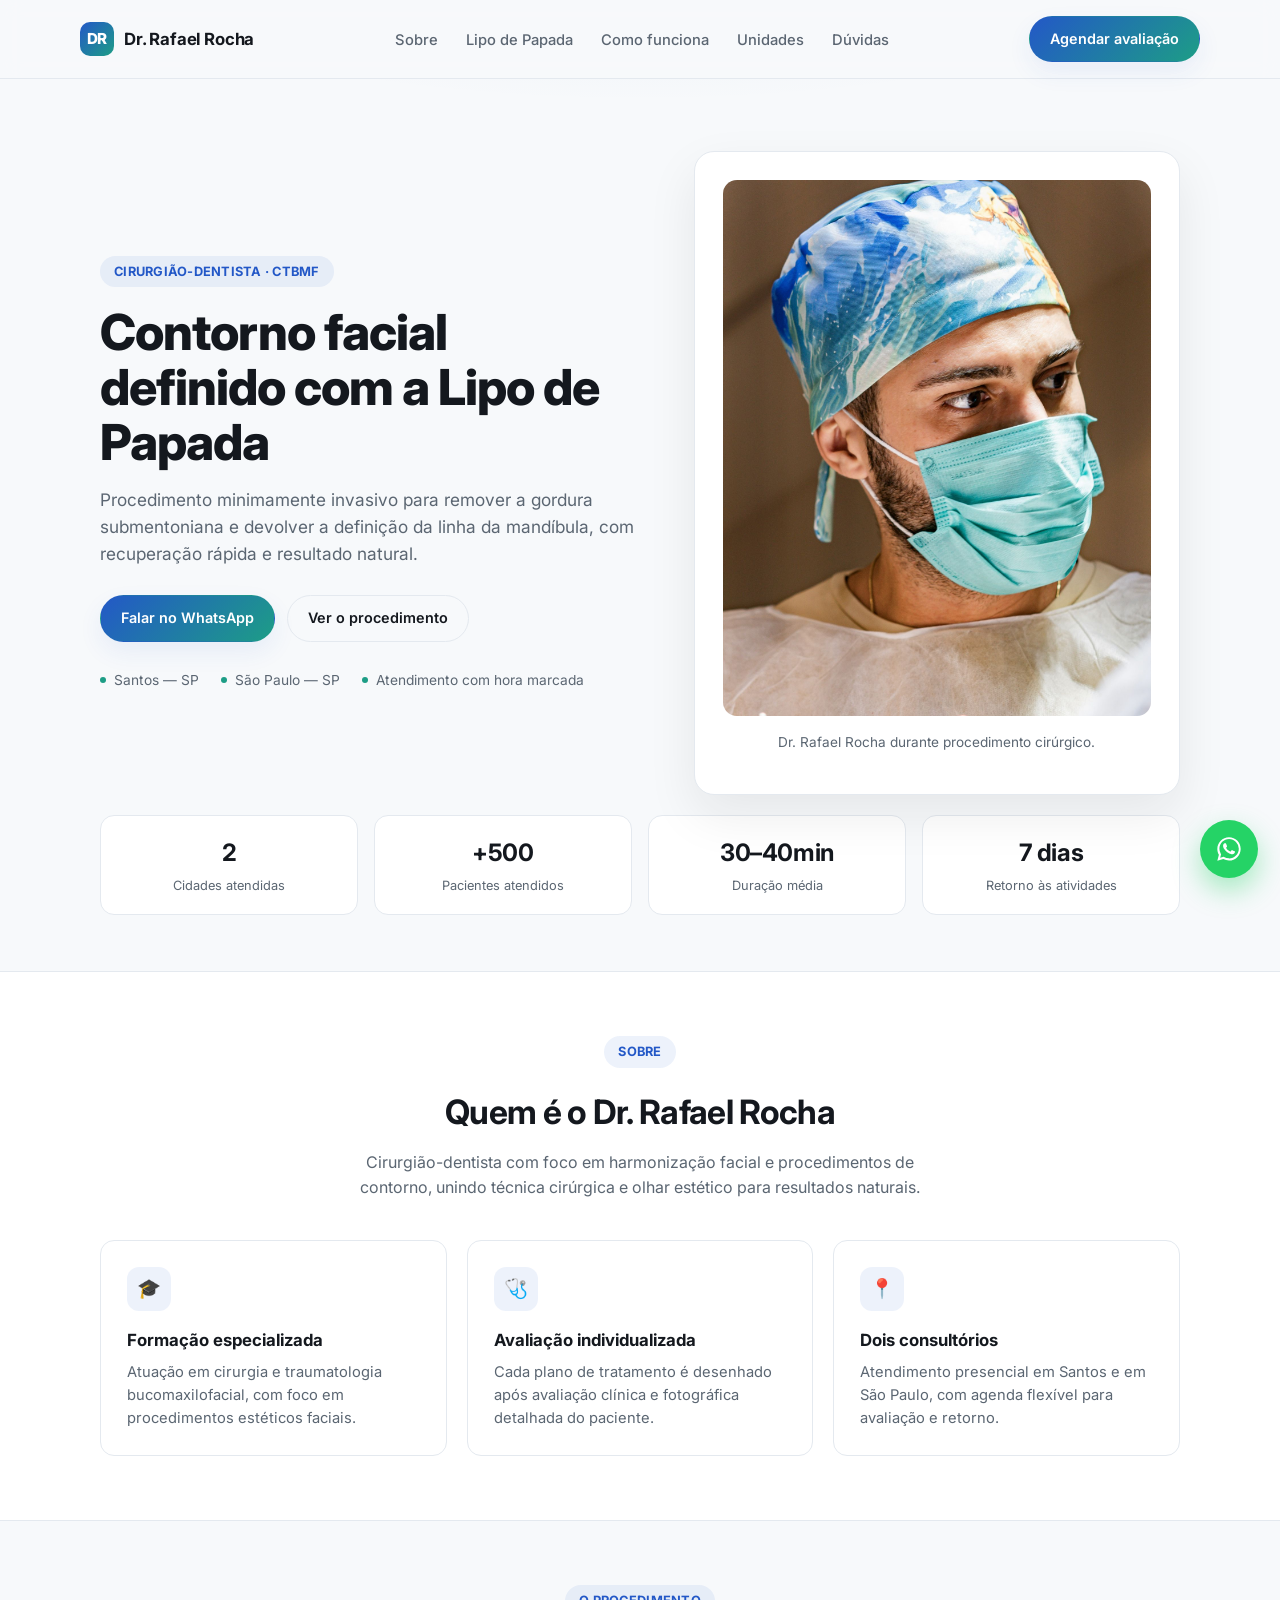
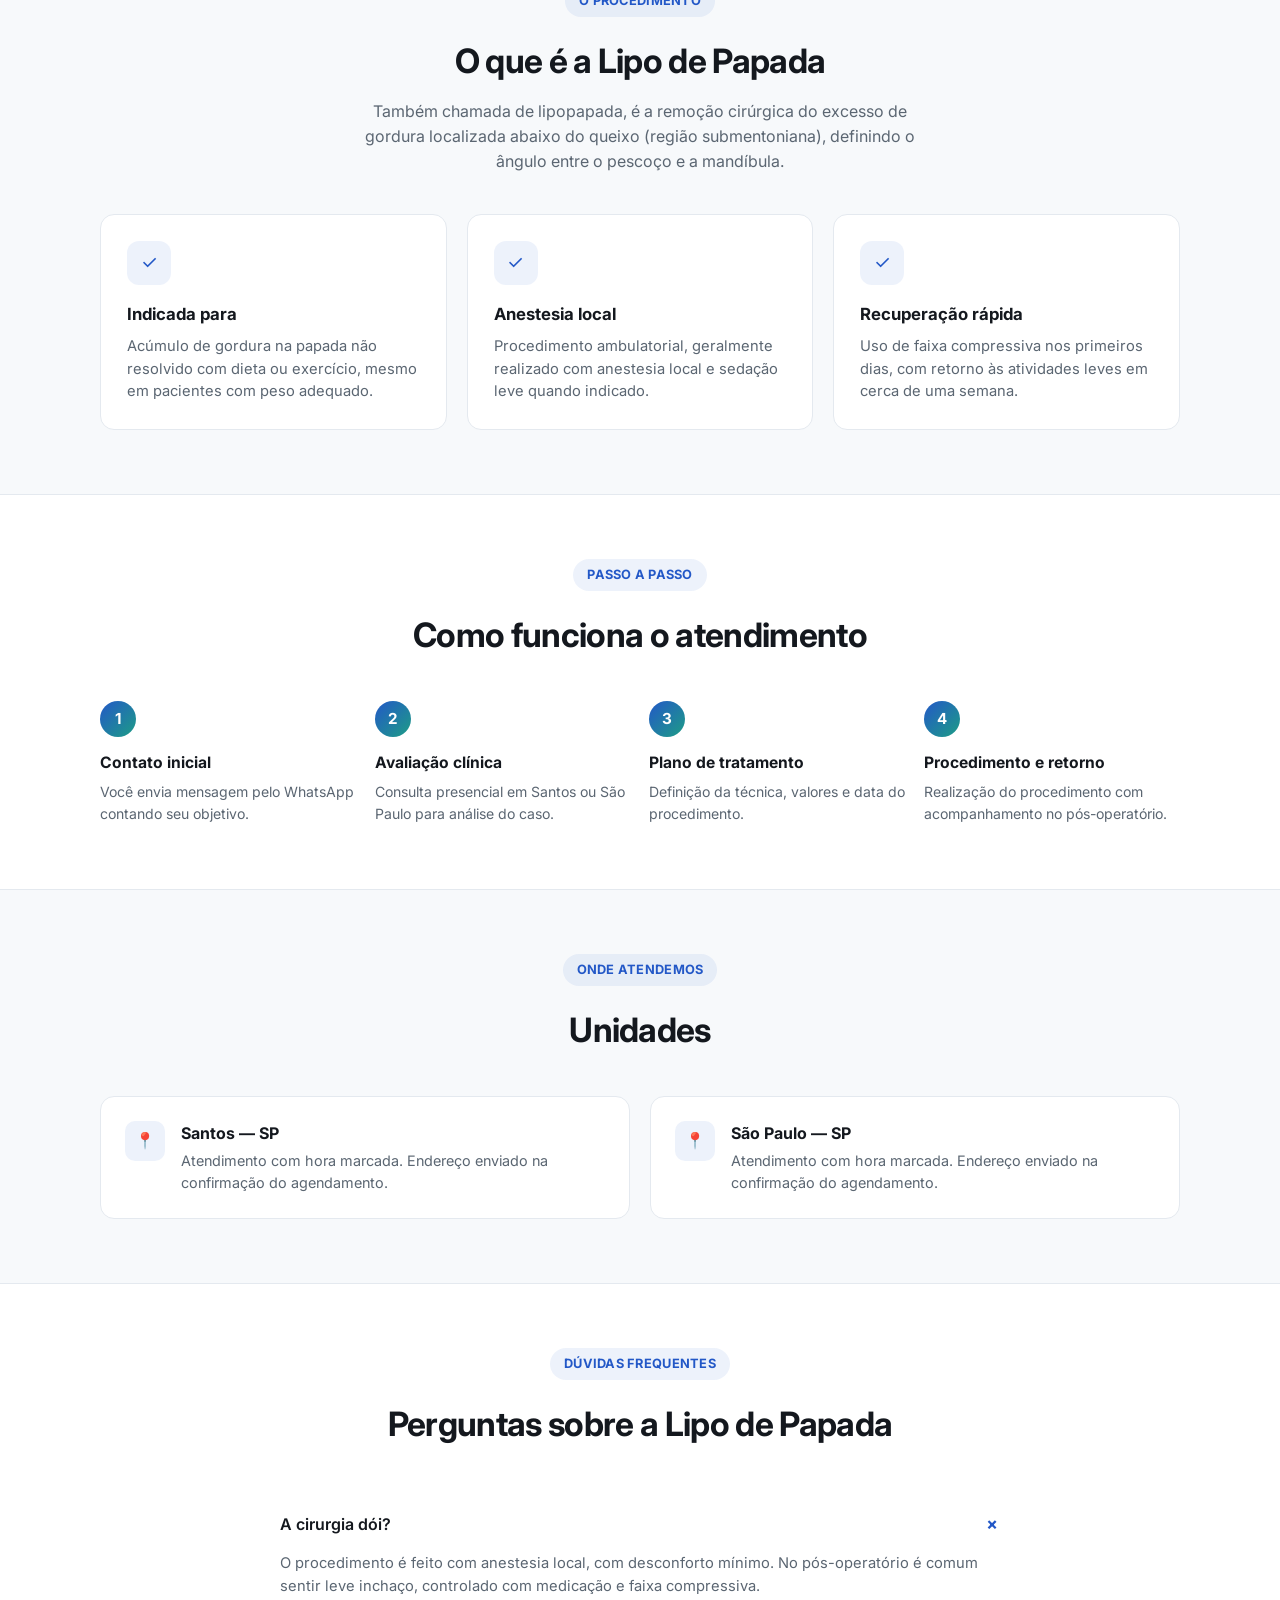
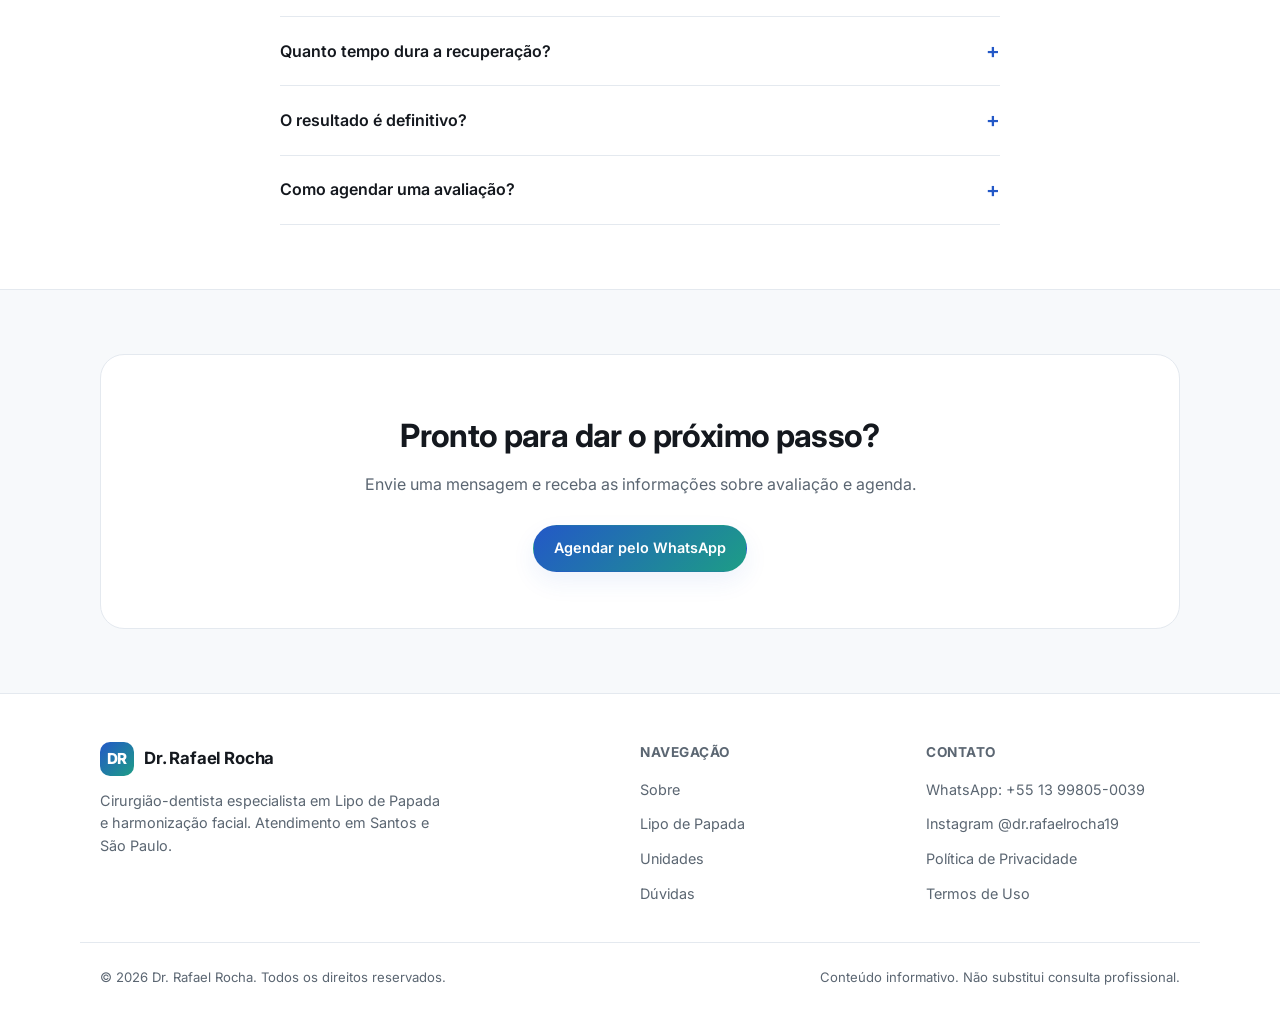
<file: index.html>
<!doctype html>
<html lang="pt-BR">
<head>
<meta charset="UTF-8" />
<title>Dr. Rafael Rocha | Lipo de Papada — Santos e São Paulo</title>
<meta name="description" content="Dr. Rafael Rocha, cirurgião-dentista especialista em Lipo de Papada (lipopapada). Atendimento em Santos e São Paulo. Agende sua avaliação." />
<meta name="viewport" content="width=device-width, initial-scale=1" />
<link rel="icon" href="data:image/svg+xml,<svg xmlns=%22http://www.w3.org/2000/svg%22 viewBox=%220 0 100 100%22><rect width=%22100%22 height=%22100%22 rx=%2222%22 fill=%22%232f6fed%22/><text x=%2250%22 y=%2266%22 font-size=%2258%22 text-anchor=%22middle%22 fill=%22white%22 font-family=%22Arial%22>R</text></svg>" />
<link rel="preconnect" href="https://fonts.googleapis.com" />
<link rel="preconnect" href="https://fonts.gstatic.com" crossorigin />
<link href="https://fonts.googleapis.com/css2?family=Inter:wght@400;500;600;700;800&display=swap" rel="stylesheet" />
<link rel="stylesheet" href="/assets/style.css" />

<meta property="og:type" content="website" />
<meta property="og:title" content="Dr. Rafael Rocha | Especialista em Lipo de Papada" />
<meta property="og:description" content="Resultados naturais para o contorno facial. Atendimento em Santos e São Paulo." />
</head>
<body>

<header class="site-header">
  <nav class="container nav">
    <a href="/" class="brand">
      <span class="brand-mark">DR</span>
      Dr. Rafael Rocha
    </a>
    <ul class="nav-links">
      <li><a href="#sobre">Sobre</a></li>
      <li><a href="#procedimento">Lipo de Papada</a></li>
      <li><a href="#como-funciona">Como funciona</a></li>
      <li><a href="#locais">Unidades</a></li>
      <li><a href="#faq">Dúvidas</a></li>
    </ul>
    <a class="btn btn-primary nav-cta" href="https://wa.me/5513998050039" target="_blank" rel="noopener">Agendar avaliação</a>
  </nav>
</header>

<main>
  <section class="hero">
    <div class="container hero-grid">
      <div>
        <span class="eyebrow">Cirurgião-Dentista · CTBMF</span>
        <h1>Contorno facial definido com a Lipo de Papada</h1>
        <p class="lead">
          Procedimento minimamente invasivo para remover a gordura submentoniana e devolver a definição da linha da mandíbula, com recuperação rápida e resultado natural.
        </p>
        <div class="hero-actions">
          <a class="btn btn-primary" href="https://wa.me/5513998050039" target="_blank" rel="noopener">Falar no WhatsApp</a>
          <a class="btn btn-ghost" href="#procedimento">Ver o procedimento</a>
        </div>
        <div class="hero-meta">
          <span><i class="dot"></i> Santos — SP</span>
          <span><i class="dot"></i> São Paulo — SP</span>
          <span><i class="dot"></i> Atendimento com hora marcada</span>
        </div>
      </div>
      <div class="hero-card">
        <img src="/assets/dr-rafael.jpg" alt="Dr. Rafael Rocha em procedimento" loading="lazy" />
        <p class="caption">Dr. Rafael Rocha durante procedimento cirúrgico.</p>
      </div>
    </div>

    <div class="container stats">
      <div class="stat"><b>2</b><span>Cidades atendidas</span></div>
      <div class="stat"><b>+500</b><span>Pacientes atendidos</span></div>
      <div class="stat"><b>30–40min</b><span>Duração média</span></div>
      <div class="stat"><b>7 dias</b><span>Retorno às atividades</span></div>
    </div>
  </section>

  <section id="sobre" class="alt">
    <div class="container section-head">
      <span class="eyebrow">Sobre</span>
      <h2>Quem é o Dr. Rafael Rocha</h2>
      <p>Cirurgião-dentista com foco em harmonização facial e procedimentos de contorno, unindo técnica cirúrgica e olhar estético para resultados naturais.</p>
    </div>
    <div class="container grid-3">
      <div class="card">
        <div class="icon">🎓</div>
        <h3>Formação especializada</h3>
        <p>Atuação em cirurgia e traumatologia bucomaxilofacial, com foco em procedimentos estéticos faciais.</p>
      </div>
      <div class="card">
        <div class="icon">🩺</div>
        <h3>Avaliação individualizada</h3>
        <p>Cada plano de tratamento é desenhado após avaliação clínica e fotográfica detalhada do paciente.</p>
      </div>
      <div class="card">
        <div class="icon">📍</div>
        <h3>Dois consultórios</h3>
        <p>Atendimento presencial em Santos e em São Paulo, com agenda flexível para avaliação e retorno.</p>
      </div>
    </div>
  </section>

  <section id="procedimento">
    <div class="container section-head">
      <span class="eyebrow">O procedimento</span>
      <h2>O que é a Lipo de Papada</h2>
      <p>Também chamada de lipopapada, é a remoção cirúrgica do excesso de gordura localizada abaixo do queixo (região submentoniana), definindo o ângulo entre o pescoço e a mandíbula.</p>
    </div>
    <div class="container grid-3">
      <div class="card">
        <div class="icon">✓</div>
        <h3>Indicada para</h3>
        <p>Acúmulo de gordura na papada não resolvido com dieta ou exercício, mesmo em pacientes com peso adequado.</p>
      </div>
      <div class="card">
        <div class="icon">✓</div>
        <h3>Anestesia local</h3>
        <p>Procedimento ambulatorial, geralmente realizado com anestesia local e sedação leve quando indicado.</p>
      </div>
      <div class="card">
        <div class="icon">✓</div>
        <h3>Recuperação rápida</h3>
        <p>Uso de faixa compressiva nos primeiros dias, com retorno às atividades leves em cerca de uma semana.</p>
      </div>
    </div>
  </section>

  <section id="como-funciona" class="alt">
    <div class="container section-head">
      <span class="eyebrow">Passo a passo</span>
      <h2>Como funciona o atendimento</h2>
    </div>
    <div class="container steps">
      <div class="step">
        <div class="num">1</div>
        <h4>Contato inicial</h4>
        <p>Você envia mensagem pelo WhatsApp contando seu objetivo.</p>
      </div>
      <div class="step">
        <div class="num">2</div>
        <h4>Avaliação clínica</h4>
        <p>Consulta presencial em Santos ou São Paulo para análise do caso.</p>
      </div>
      <div class="step">
        <div class="num">3</div>
        <h4>Plano de tratamento</h4>
        <p>Definição da técnica, valores e data do procedimento.</p>
      </div>
      <div class="step">
        <div class="num">4</div>
        <h4>Procedimento e retorno</h4>
        <p>Realização do procedimento com acompanhamento no pós-operatório.</p>
      </div>
    </div>
  </section>

  <section id="locais">
    <div class="container section-head">
      <span class="eyebrow">Onde atendemos</span>
      <h2>Unidades</h2>
    </div>
    <div class="container locations">
      <div class="location-card">
        <div class="pin">📍</div>
        <div>
          <h4>Santos — SP</h4>
          <p>Atendimento com hora marcada. Endereço enviado na confirmação do agendamento.</p>
        </div>
      </div>
      <div class="location-card">
        <div class="pin">📍</div>
        <div>
          <h4>São Paulo — SP</h4>
          <p>Atendimento com hora marcada. Endereço enviado na confirmação do agendamento.</p>
        </div>
      </div>
    </div>
  </section>

  <section id="faq" class="alt">
    <div class="container section-head">
      <span class="eyebrow">Dúvidas frequentes</span>
      <h2>Perguntas sobre a Lipo de Papada</h2>
    </div>
    <div class="container faq">
      <details class="faq-item" open>
        <summary>A cirurgia dói?</summary>
        <p>O procedimento é feito com anestesia local, com desconforto mínimo. No pós-operatório é comum sentir leve inchaço, controlado com medicação e faixa compressiva.</p>
      </details>
      <details class="faq-item">
        <summary>Quanto tempo dura a recuperação?</summary>
        <p>A maioria dos pacientes retoma atividades leves em até 7 dias. O resultado final costuma ser percebido entre 30 e 60 dias.</p>
      </details>
      <details class="faq-item">
        <summary>O resultado é definitivo?</summary>
        <p>As células de gordura removidas não retornam. Manter peso estável ajuda a preservar o resultado a longo prazo.</p>
      </details>
      <details class="faq-item">
        <summary>Como agendar uma avaliação?</summary>
        <p>Basta enviar uma mensagem pelo WhatsApp com seu nome e cidade (Santos ou São Paulo) para verificarmos a disponibilidade na agenda.</p>
      </details>
    </div>
  </section>

  <section>
    <div class="container">
      <div class="cta-final">
        <h2>Pronto para dar o próximo passo?</h2>
        <p>Envie uma mensagem e receba as informações sobre avaliação e agenda.</p>
        <div class="cta-actions">
          <a class="btn btn-primary" href="https://wa.me/5513998050039" target="_blank" rel="noopener">Agendar pelo WhatsApp</a>
        </div>
      </div>
    </div>
  </section>
</main>

<footer class="site-footer">
  <div class="container footer-grid">
    <div>
      <a href="/" class="brand" style="margin-bottom:14px; display:flex;">
        <span class="brand-mark">DR</span>
        Dr. Rafael Rocha
      </a>
      <p style="color:var(--text-muted); font-size:0.9rem; max-width:38ch;">
        Cirurgião-dentista especialista em Lipo de Papada e harmonização facial. Atendimento em Santos e São Paulo.
      </p>
    </div>
    <div>
      <h5>Navegação</h5>
      <ul class="footer-links">
        <li><a href="#sobre">Sobre</a></li>
        <li><a href="#procedimento">Lipo de Papada</a></li>
        <li><a href="#locais">Unidades</a></li>
        <li><a href="#faq">Dúvidas</a></li>
      </ul>
    </div>
    <div>
      <h5>Contato</h5>
      <ul class="footer-links">
        <li><a href="https://wa.me/5513998050039" target="_blank" rel="noopener">WhatsApp: +55 13 99805-0039</a></li>
        <li><a href="https://www.instagram.com/dr.rafaelrocha19/" target="_blank" rel="noopener">Instagram @dr.rafaelrocha19</a></li>
        <li><a href="/privacidade.html">Política de Privacidade</a></li>
        <li><a href="/termos.html">Termos de Uso</a></li>
      </ul>
    </div>
  </div>
  <div class="container footer-bottom">
    <span>© <span id="year"></span> Dr. Rafael Rocha. Todos os direitos reservados.</span>
    <span>Conteúdo informativo. Não substitui consulta profissional.</span>
  </div>
</footer>

<a class="whatsapp-float" href="https://wa.me/5513998050039" target="_blank" rel="noopener" aria-label="WhatsApp">
  <svg viewBox="0 0 32 32"><path d="M16.001 2.667c-7.364 0-13.334 5.97-13.334 13.334 0 2.353.614 4.65 1.782 6.667L2.667 29.333l6.822-1.79a13.27 13.27 0 0 0 6.511 1.658h.006c7.364 0 13.334-5.97 13.334-13.334S23.365 2.667 16.001 2.667zm0 24.02h-.005a11.06 11.06 0 0 1-5.63-1.542l-.404-.24-4.05 1.062 1.082-3.947-.263-.406a11.03 11.03 0 0 1-1.696-5.892c0-6.113 4.973-11.087 11.09-11.087 2.963 0 5.748 1.156 7.842 3.253a11.02 11.02 0 0 1 3.245 7.84c-.002 6.113-4.975 11.087-11.086 11.087zm6.08-8.304c-.333-.167-1.97-.972-2.276-1.083-.305-.11-.527-.166-.75.167-.222.333-.86 1.083-1.054 1.305-.194.222-.389.25-.722.083-.333-.166-1.406-.518-2.678-1.65-.99-.883-1.66-1.973-1.854-2.306-.194-.333-.02-.514.146-.68.15-.15.334-.389.5-.583.167-.194.222-.333.334-.556.11-.222.055-.417-.028-.583-.083-.167-.75-1.807-1.028-2.474-.271-.65-.546-.562-.75-.573l-.639-.011c-.222 0-.583.083-.888.417-.305.333-1.166 1.14-1.166 2.78 0 1.639 1.194 3.222 1.36 3.445.167.222 2.351 3.59 5.697 5.034.796.344 1.417.55 1.902.703.799.254 1.526.218 2.101.132.641-.096 1.97-.805 2.248-1.583.278-.777.278-1.444.194-1.583-.083-.14-.305-.222-.638-.389z"/></svg>
</a>

<script>document.getElementById('year').textContent = new Date().getFullYear();</script>
</body>
</html>
</file>
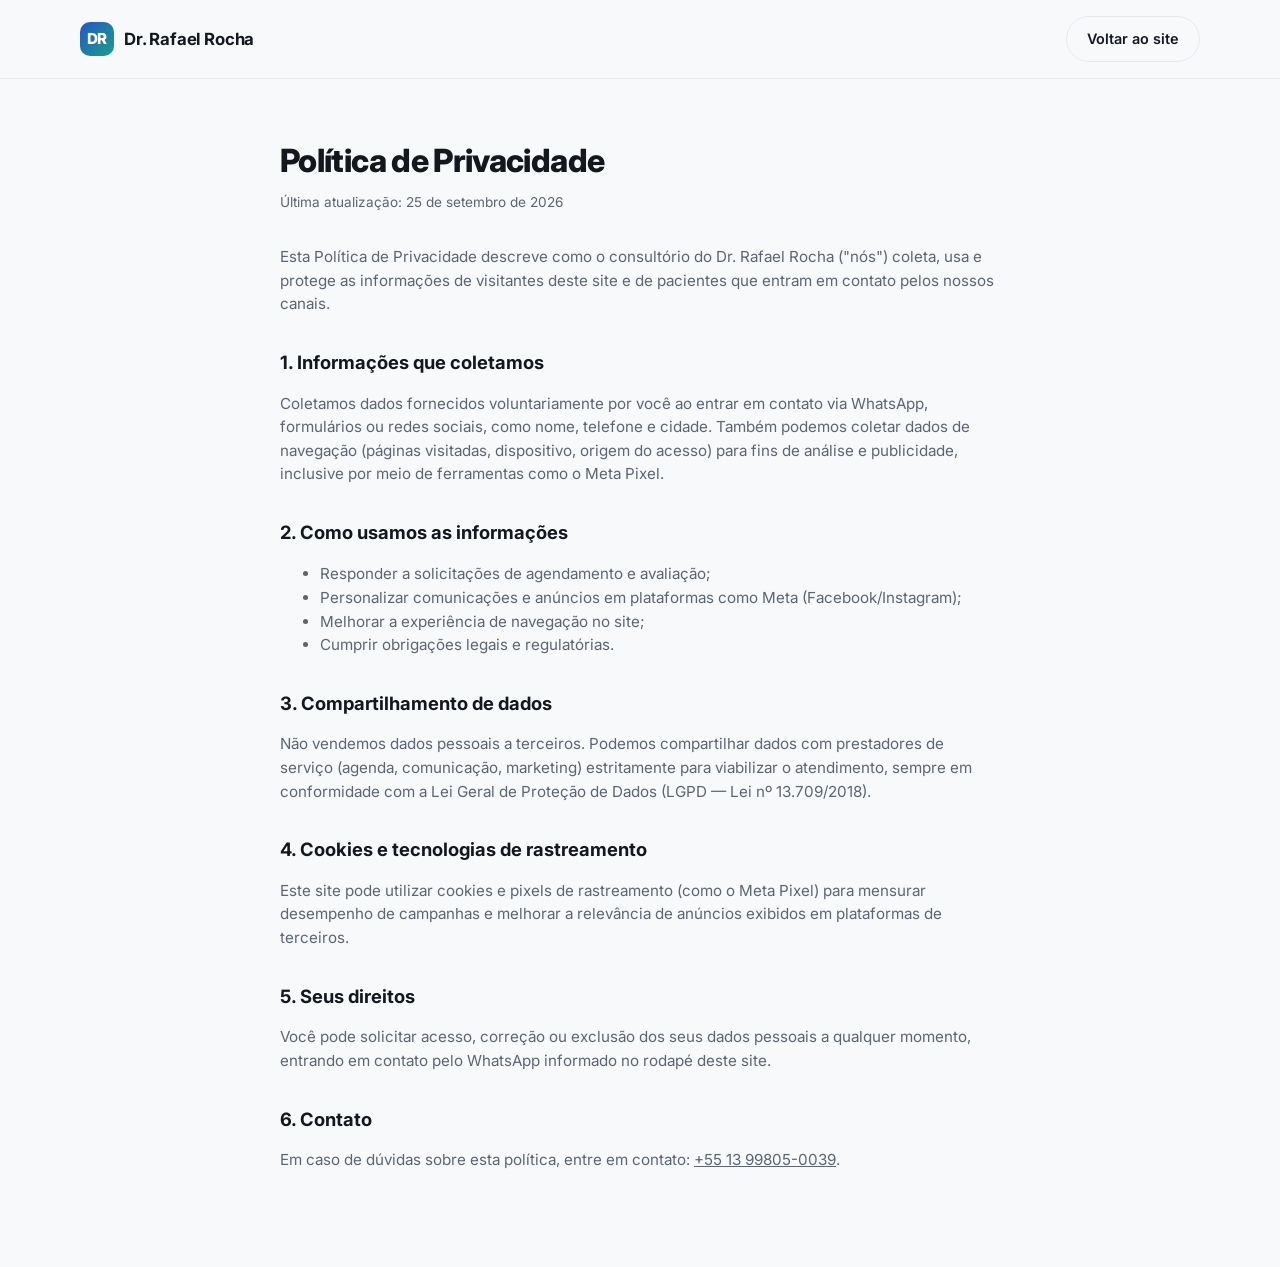
<file: privacidade.html>
<!doctype html>
<html lang="pt-BR">
<head>
<meta charset="UTF-8" />
<title>Política de Privacidade | Dr. Rafael Rocha</title>
<meta name="viewport" content="width=device-width, initial-scale=1" />
<link href="https://fonts.googleapis.com/css2?family=Inter:wght@400;500;600;700;800&display=swap" rel="stylesheet" />
<link rel="stylesheet" href="/assets/style.css" />
</head>
<body class="legal">
<header class="site-header">
  <nav class="container nav">
    <a href="/" class="brand"><span class="brand-mark">DR</span> Dr. Rafael Rocha</a>
    <a class="btn btn-ghost" href="/">Voltar ao site</a>
  </nav>
</header>
<main>
  <h1>Política de Privacidade</h1>
  <p class="updated">Última atualização: 25 de setembro de 2026</p>

  <p>Esta Política de Privacidade descreve como o consultório do Dr. Rafael Rocha ("nós") coleta, usa e protege as informações de visitantes deste site e de pacientes que entram em contato pelos nossos canais.</p>

  <h2>1. Informações que coletamos</h2>
  <p>Coletamos dados fornecidos voluntariamente por você ao entrar em contato via WhatsApp, formulários ou redes sociais, como nome, telefone e cidade. Também podemos coletar dados de navegação (páginas visitadas, dispositivo, origem do acesso) para fins de análise e publicidade, inclusive por meio de ferramentas como o Meta Pixel.</p>

  <h2>2. Como usamos as informações</h2>
  <ul>
    <li>Responder a solicitações de agendamento e avaliação;</li>
    <li>Personalizar comunicações e anúncios em plataformas como Meta (Facebook/Instagram);</li>
    <li>Melhorar a experiência de navegação no site;</li>
    <li>Cumprir obrigações legais e regulatórias.</li>
  </ul>

  <h2>3. Compartilhamento de dados</h2>
  <p>Não vendemos dados pessoais a terceiros. Podemos compartilhar dados com prestadores de serviço (agenda, comunicação, marketing) estritamente para viabilizar o atendimento, sempre em conformidade com a Lei Geral de Proteção de Dados (LGPD — Lei nº 13.709/2018).</p>

  <h2>4. Cookies e tecnologias de rastreamento</h2>
  <p>Este site pode utilizar cookies e pixels de rastreamento (como o Meta Pixel) para mensurar desempenho de campanhas e melhorar a relevância de anúncios exibidos em plataformas de terceiros.</p>

  <h2>5. Seus direitos</h2>
  <p>Você pode solicitar acesso, correção ou exclusão dos seus dados pessoais a qualquer momento, entrando em contato pelo WhatsApp informado no rodapé deste site.</p>

  <h2>6. Contato</h2>
  <p>Em caso de dúvidas sobre esta política, entre em contato: <a href="https://wa.me/5513998050039">+55 13 99805-0039</a>.</p>
</main>
</body>
</html>
</file>
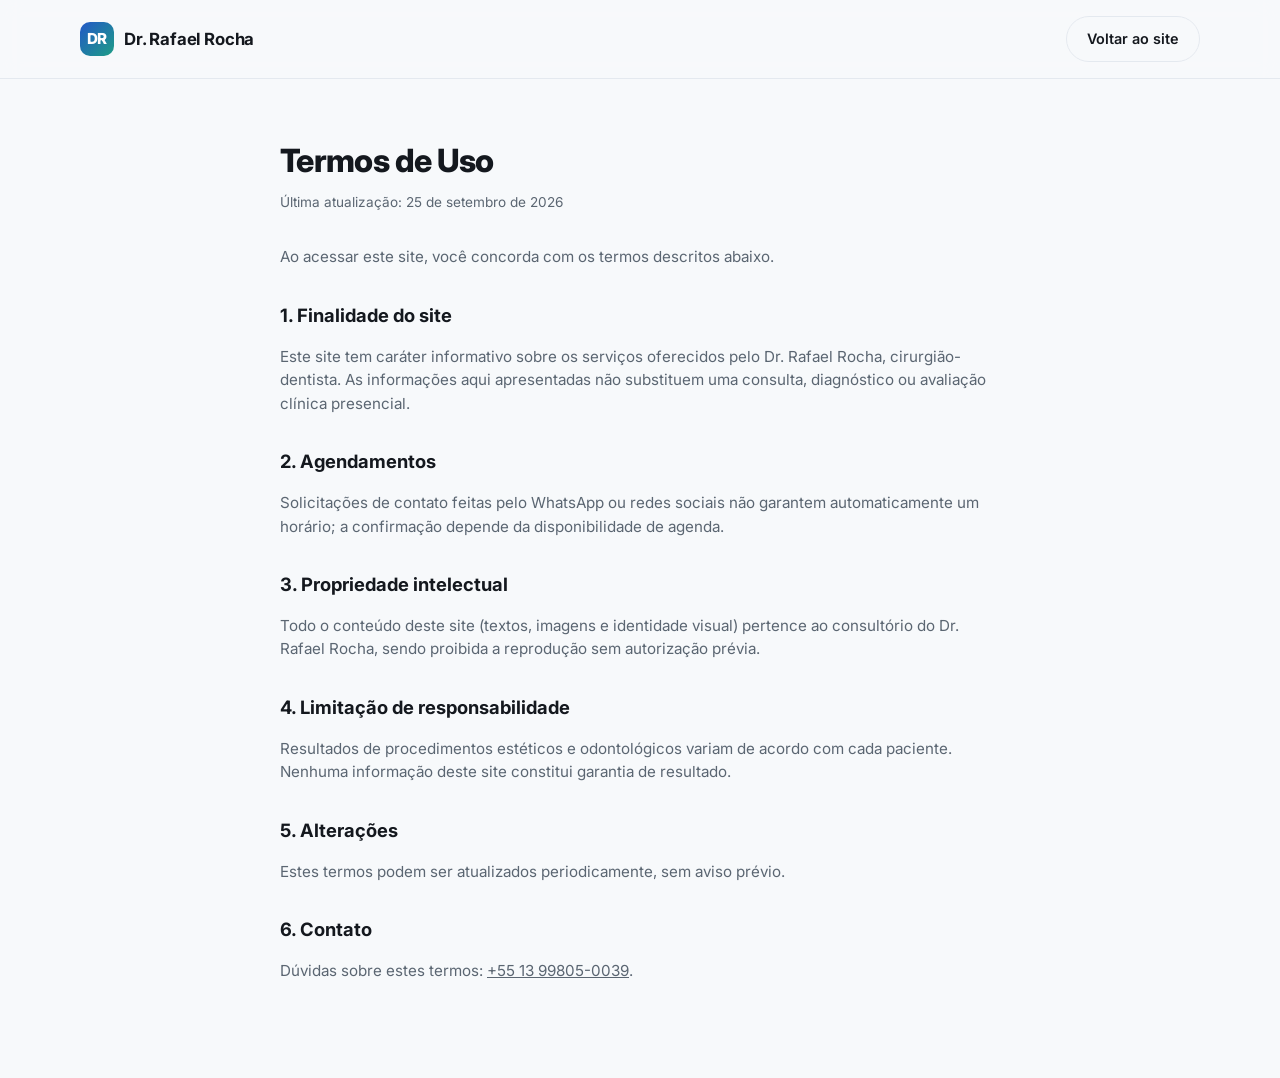
<file: termos.html>
<!doctype html>
<html lang="pt-BR">
<head>
<meta charset="UTF-8" />
<title>Termos de Uso | Dr. Rafael Rocha</title>
<meta name="viewport" content="width=device-width, initial-scale=1" />
<link href="https://fonts.googleapis.com/css2?family=Inter:wght@400;500;600;700;800&display=swap" rel="stylesheet" />
<link rel="stylesheet" href="/assets/style.css" />
</head>
<body class="legal">
<header class="site-header">
  <nav class="container nav">
    <a href="/" class="brand"><span class="brand-mark">DR</span> Dr. Rafael Rocha</a>
    <a class="btn btn-ghost" href="/">Voltar ao site</a>
  </nav>
</header>
<main>
  <h1>Termos de Uso</h1>
  <p class="updated">Última atualização: 25 de setembro de 2026</p>

  <p>Ao acessar este site, você concorda com os termos descritos abaixo.</p>

  <h2>1. Finalidade do site</h2>
  <p>Este site tem caráter informativo sobre os serviços oferecidos pelo Dr. Rafael Rocha, cirurgião-dentista. As informações aqui apresentadas não substituem uma consulta, diagnóstico ou avaliação clínica presencial.</p>

  <h2>2. Agendamentos</h2>
  <p>Solicitações de contato feitas pelo WhatsApp ou redes sociais não garantem automaticamente um horário; a confirmação depende da disponibilidade de agenda.</p>

  <h2>3. Propriedade intelectual</h2>
  <p>Todo o conteúdo deste site (textos, imagens e identidade visual) pertence ao consultório do Dr. Rafael Rocha, sendo proibida a reprodução sem autorização prévia.</p>

  <h2>4. Limitação de responsabilidade</h2>
  <p>Resultados de procedimentos estéticos e odontológicos variam de acordo com cada paciente. Nenhuma informação deste site constitui garantia de resultado.</p>

  <h2>5. Alterações</h2>
  <p>Estes termos podem ser atualizados periodicamente, sem aviso prévio.</p>

  <h2>6. Contato</h2>
  <p>Dúvidas sobre estes termos: <a href="https://wa.me/5513998050039">+55 13 99805-0039</a>.</p>
</main>
</body>
</html>
</file>
<file: assets/style.css>
:root {
  --bg: #0b0f14;
  --bg-alt: #11161d;
  --surface: #161d26;
  --border: #232c38;
  --text: #eef2f6;
  --text-muted: #9aa7b4;
  --accent: #2f6fed;
  --accent-2: #7fd1c0;
  --accent-soft: rgba(47, 111, 237, 0.14);
  --radius: 14px;
  --shadow: 0 20px 50px rgba(0, 0, 0, 0.35);
}

@media (prefers-color-scheme: light) {
  :root:not([data-theme="dark"]) {
    --bg: #f7f9fb;
    --bg-alt: #ffffff;
    --surface: #ffffff;
    --border: #e4e9ef;
    --text: #14181e;
    --text-muted: #5b6672;
    --accent: #2358c7;
    --accent-2: #1d9d86;
    --accent-soft: rgba(35, 88, 199, 0.08);
    --shadow: 0 20px 50px rgba(20, 24, 30, 0.08);
  }
}

:root[data-theme="light"] {
  --bg: #f7f9fb;
  --bg-alt: #ffffff;
  --surface: #ffffff;
  --border: #e4e9ef;
  --text: #14181e;
  --text-muted: #5b6672;
  --accent: #2358c7;
  --accent-2: #1d9d86;
  --accent-soft: rgba(35, 88, 199, 0.08);
  --shadow: 0 20px 50px rgba(20, 24, 30, 0.08);
}

* { box-sizing: border-box; }
html { scroll-behavior: smooth; }

body {
  margin: 0;
  background: var(--bg);
  color: var(--text);
  font-family: "Inter", -apple-system, BlinkMacSystemFont, "Segoe UI", sans-serif;
  line-height: 1.55;
  -webkit-font-smoothing: antialiased;
}

.container {
  width: 100%;
  max-width: 1120px;
  margin: 0 auto;
  padding: 0 20px;
}

a { color: inherit; }

header.site-header {
  position: sticky;
  top: 0;
  z-index: 50;
  background: color-mix(in srgb, var(--bg) 88%, transparent);
  backdrop-filter: blur(10px);
  border-bottom: 1px solid var(--border);
}

.nav {
  display: flex;
  align-items: center;
  justify-content: space-between;
  padding: 16px 0;
}

.brand {
  display: flex;
  align-items: center;
  gap: 10px;
  font-weight: 700;
  font-size: 1.05rem;
  text-decoration: none;
  letter-spacing: -0.01em;
}

.brand-mark {
  width: 34px;
  height: 34px;
  border-radius: 10px;
  background: linear-gradient(135deg, var(--accent), var(--accent-2));
  display: flex;
  align-items: center;
  justify-content: center;
  color: #fff;
  font-weight: 800;
  font-size: 0.95rem;
}

.nav-links {
  display: flex;
  gap: 28px;
  list-style: none;
  margin: 0;
  padding: 0;
}

.nav-links a {
  text-decoration: none;
  color: var(--text-muted);
  font-size: 0.92rem;
  font-weight: 500;
  transition: color 0.15s ease;
}

.nav-links a:hover { color: var(--text); }

.btn {
  display: inline-flex;
  align-items: center;
  gap: 8px;
  padding: 11px 20px;
  border-radius: 999px;
  font-weight: 600;
  font-size: 0.9rem;
  text-decoration: none;
  border: 1px solid transparent;
  cursor: pointer;
  transition: transform 0.15s ease, box-shadow 0.15s ease, opacity 0.15s ease;
}

.btn:hover { transform: translateY(-1px); }

.btn-primary {
  background: linear-gradient(135deg, var(--accent), var(--accent-2));
  color: #fff;
  box-shadow: 0 10px 24px var(--accent-soft);
}

.btn-ghost {
  background: transparent;
  border-color: var(--border);
  color: var(--text);
}

.nav-cta { display: none; }
@media (min-width: 760px) { .nav-cta { display: inline-flex; } }

.mobile-only { display: inline-flex; }
@media (min-width: 760px) { .mobile-only { display: none; } .nav-links { display: flex; } }
@media (max-width: 759px) { .nav-links { display: none; } }

.hero {
  padding: 72px 0 56px;
  position: relative;
  overflow: hidden;
}

.hero::before {
  content: "";
  position: absolute;
  inset: -20% -10% auto -10%;
  height: 480px;
  background: radial-gradient(60% 60% at 50% 0%, var(--accent-soft), transparent 70%);
  pointer-events: none;
}

.hero-grid {
  display: grid;
  grid-template-columns: 1fr;
  gap: 40px;
  align-items: center;
  position: relative;
}

@media (min-width: 900px) {
  .hero-grid { grid-template-columns: 1.05fr 0.95fr; gap: 56px; }
}

.eyebrow {
  display: inline-flex;
  align-items: center;
  gap: 8px;
  padding: 6px 14px;
  border-radius: 999px;
  background: var(--accent-soft);
  color: var(--accent);
  font-size: 0.8rem;
  font-weight: 700;
  letter-spacing: 0.02em;
  text-transform: uppercase;
  margin-bottom: 18px;
}

h1 {
  font-size: clamp(2rem, 4.2vw, 3.1rem);
  line-height: 1.1;
  letter-spacing: -0.02em;
  margin: 0 0 18px;
  font-weight: 800;
}

.hero p.lead {
  font-size: 1.08rem;
  color: var(--text-muted);
  max-width: 52ch;
  margin: 0 0 28px;
}

.hero-actions {
  display: flex;
  flex-wrap: wrap;
  gap: 12px;
  margin-bottom: 28px;
}

.hero-meta {
  display: flex;
  flex-wrap: wrap;
  gap: 22px;
  font-size: 0.86rem;
  color: var(--text-muted);
}

.hero-meta span { display: flex; align-items: center; gap: 8px; }
.dot { width: 6px; height: 6px; border-radius: 50%; background: var(--accent-2); }

.hero-card {
  background: var(--surface);
  border: 1px solid var(--border);
  border-radius: 20px;
  padding: 28px;
  box-shadow: var(--shadow);
}

.hero-card img {
  width: 100%;
  border-radius: 14px;
  display: block;
  aspect-ratio: 4/5;
  object-fit: cover;
  background: var(--bg-alt);
}

.hero-card .caption {
  margin-top: 16px;
  font-size: 0.85rem;
  color: var(--text-muted);
  text-align: center;
}

.stats {
  display: grid;
  grid-template-columns: repeat(2, 1fr);
  gap: 16px;
  margin-top: 20px;
}

@media (min-width: 560px) { .stats { grid-template-columns: repeat(4, 1fr); } }

.stat {
  background: var(--surface);
  border: 1px solid var(--border);
  border-radius: var(--radius);
  padding: 18px;
  text-align: center;
}

.stat b { display: block; font-size: 1.5rem; letter-spacing: -0.02em; }
.stat span { font-size: 0.8rem; color: var(--text-muted); }

section { padding: 64px 0; }
section.alt { background: var(--bg-alt); border-top: 1px solid var(--border); border-bottom: 1px solid var(--border); }

.section-head { max-width: 620px; margin: 0 auto 40px; text-align: center; }
.section-head .eyebrow { display: inline-flex; }
.section-head h2 { font-size: clamp(1.5rem, 3vw, 2.1rem); margin: 0 0 12px; letter-spacing: -0.02em; }
.section-head p { color: var(--text-muted); margin: 0; }

.grid-3 { display: grid; grid-template-columns: 1fr; gap: 20px; }
@media (min-width: 760px) { .grid-3 { grid-template-columns: repeat(3, 1fr); } }

.card {
  background: var(--surface);
  border: 1px solid var(--border);
  border-radius: var(--radius);
  padding: 26px;
}

.card .icon {
  width: 44px; height: 44px;
  border-radius: 12px;
  background: var(--accent-soft);
  color: var(--accent);
  display: flex; align-items: center; justify-content: center;
  margin-bottom: 16px;
  font-size: 1.2rem;
}

.card h3 { margin: 0 0 8px; font-size: 1.05rem; }
.card p { margin: 0; color: var(--text-muted); font-size: 0.92rem; }

.steps { display: grid; grid-template-columns: 1fr; gap: 18px; }
@media (min-width: 760px) { .steps { grid-template-columns: repeat(4, 1fr); } }

.step { position: relative; padding-left: 0; }
.step .num {
  width: 36px; height: 36px; border-radius: 50%;
  background: linear-gradient(135deg, var(--accent), var(--accent-2));
  color: #fff; display: flex; align-items: center; justify-content: center;
  font-weight: 700; font-size: 0.95rem; margin-bottom: 14px;
}
.step h4 { margin: 0 0 6px; font-size: 0.98rem; }
.step p { margin: 0; color: var(--text-muted); font-size: 0.88rem; }

.locations { display: grid; grid-template-columns: 1fr; gap: 20px; }
@media (min-width: 700px) { .locations { grid-template-columns: 1fr 1fr; } }

.location-card {
  background: var(--surface);
  border: 1px solid var(--border);
  border-radius: var(--radius);
  padding: 24px;
  display: flex;
  gap: 16px;
  align-items: flex-start;
}

.location-card .pin {
  width: 40px; height: 40px; flex-shrink: 0;
  border-radius: 10px;
  background: var(--accent-soft);
  color: var(--accent);
  display: flex; align-items: center; justify-content: center;
}

.location-card h4 { margin: 0 0 4px; }
.location-card p { margin: 0; color: var(--text-muted); font-size: 0.9rem; }

.faq { max-width: 760px; margin: 0 auto; }
.faq-item {
  border-bottom: 1px solid var(--border);
  padding: 18px 0;
}
.faq-item summary {
  cursor: pointer;
  font-weight: 600;
  list-style: none;
  display: flex;
  align-items: center;
  justify-content: space-between;
  gap: 12px;
}
.faq-item summary::-webkit-details-marker { display: none; }
.faq-item summary::after {
  content: "+";
  font-size: 1.3rem;
  color: var(--accent);
  transition: transform 0.15s ease;
}
.faq-item[open] summary::after { transform: rotate(45deg); }
.faq-item p { color: var(--text-muted); margin: 12px 0 0; font-size: 0.92rem; }

.cta-final {
  text-align: center;
  background: var(--surface);
  border: 1px solid var(--border);
  border-radius: 24px;
  padding: 56px 28px;
  position: relative;
  overflow: hidden;
}

.cta-final h2 { font-size: clamp(1.5rem, 3vw, 2rem); margin: 0 0 12px; letter-spacing: -0.02em; }
.cta-final p { color: var(--text-muted); margin: 0 0 28px; }
.cta-actions { display: flex; justify-content: center; gap: 12px; flex-wrap: wrap; }

footer.site-footer {
  border-top: 1px solid var(--border);
  padding: 48px 0 28px;
  background: var(--bg-alt);
}

.footer-grid {
  display: grid;
  grid-template-columns: 1fr;
  gap: 32px;
}

@media (min-width: 760px) { .footer-grid { grid-template-columns: 2fr 1fr 1fr; } }

.footer-grid h5 { margin: 0 0 14px; font-size: 0.85rem; text-transform: uppercase; letter-spacing: 0.04em; color: var(--text-muted); }
.footer-links { list-style: none; margin: 0; padding: 0; display: flex; flex-direction: column; gap: 10px; }
.footer-links a { text-decoration: none; color: var(--text-muted); font-size: 0.9rem; }
.footer-links a:hover { color: var(--text); }

.footer-bottom {
  margin-top: 36px;
  padding-top: 24px;
  border-top: 1px solid var(--border);
  display: flex;
  flex-wrap: wrap;
  gap: 12px;
  justify-content: space-between;
  color: var(--text-muted);
  font-size: 0.82rem;
}

.whatsapp-float {
  position: fixed;
  bottom: 22px;
  right: 22px;
  z-index: 60;
  width: 58px;
  height: 58px;
  border-radius: 50%;
  background: #25d366;
  display: flex;
  align-items: center;
  justify-content: center;
  box-shadow: 0 12px 28px rgba(37, 211, 102, 0.4);
  text-decoration: none;
}

.whatsapp-float svg { width: 28px; height: 28px; fill: #fff; }

.legal main {
  max-width: 760px;
  margin: 0 auto;
  padding: 64px 20px 80px;
}

.legal h1 { font-size: 2rem; margin-bottom: 8px; }
.legal .updated { color: var(--text-muted); font-size: 0.85rem; margin-bottom: 32px; }
.legal h2 { font-size: 1.15rem; margin-top: 32px; }
.legal p, .legal li { color: var(--text-muted); font-size: 0.95rem; }
</file>
